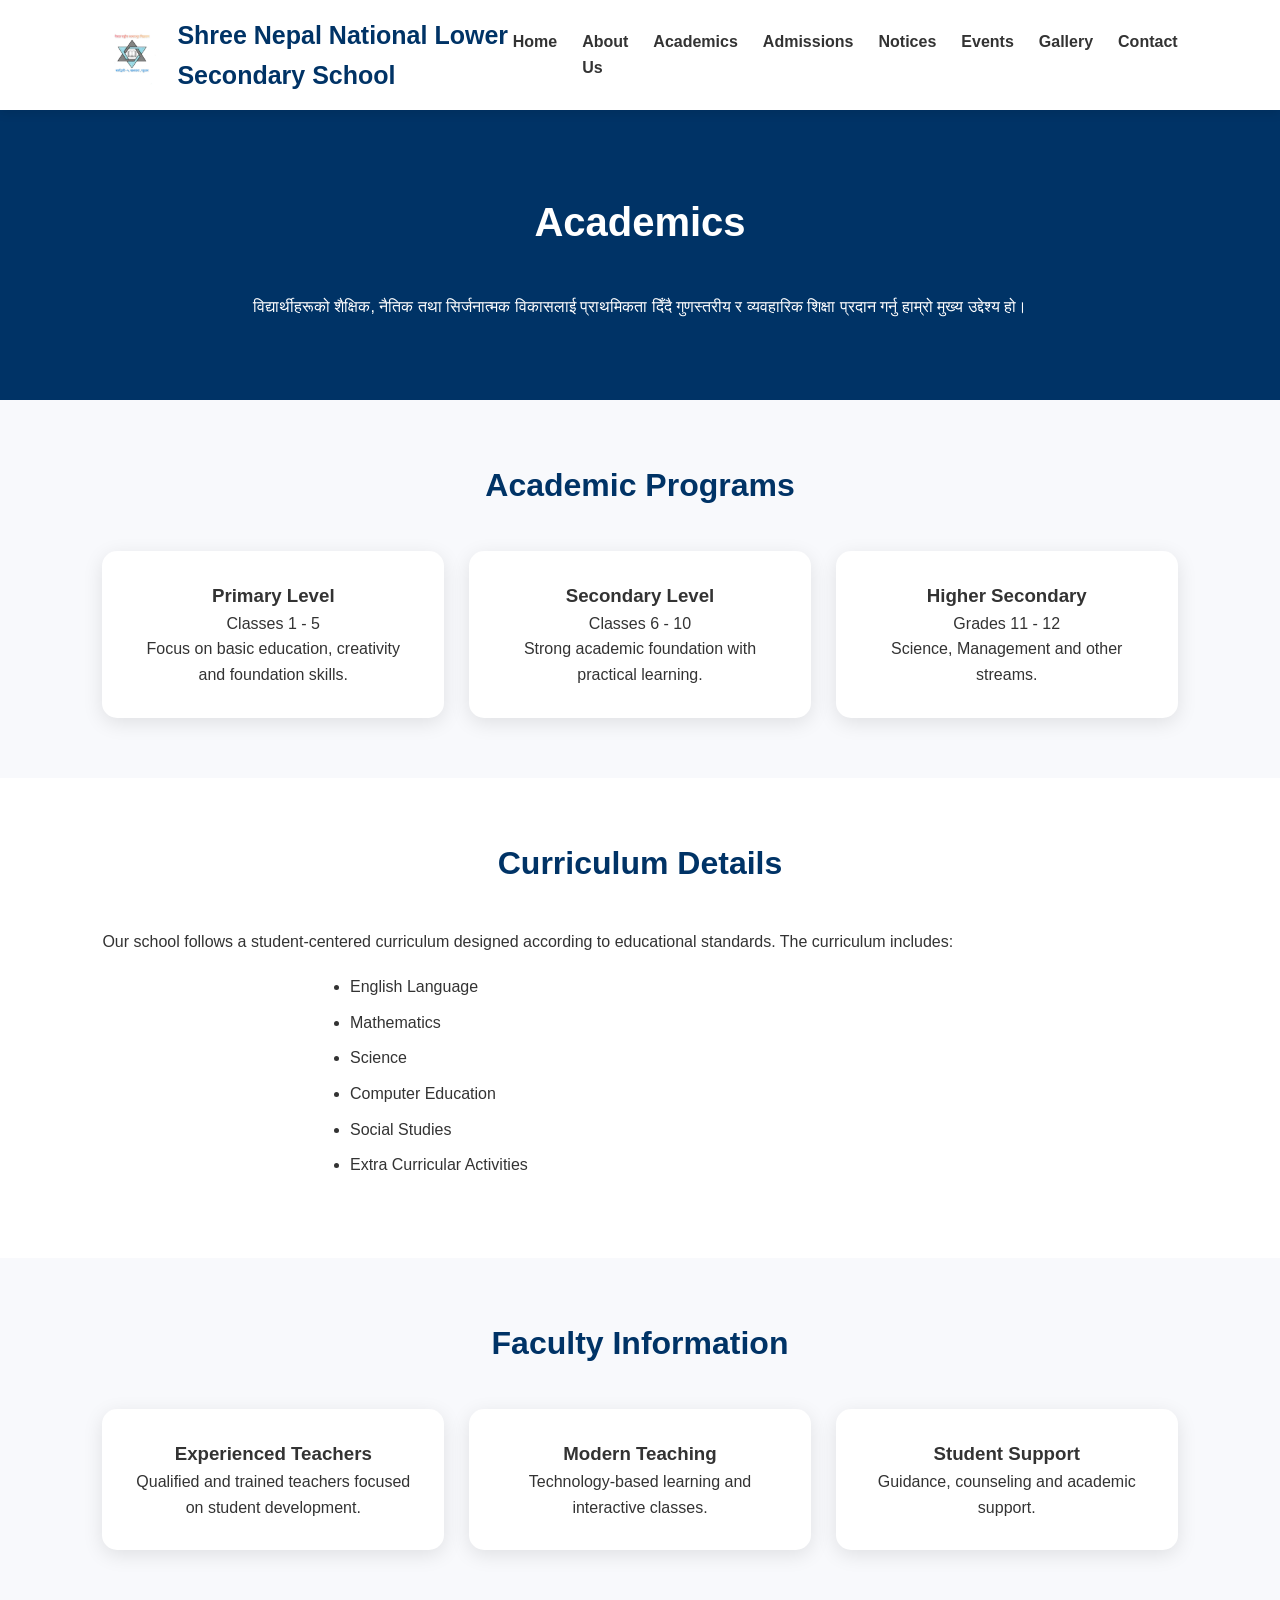
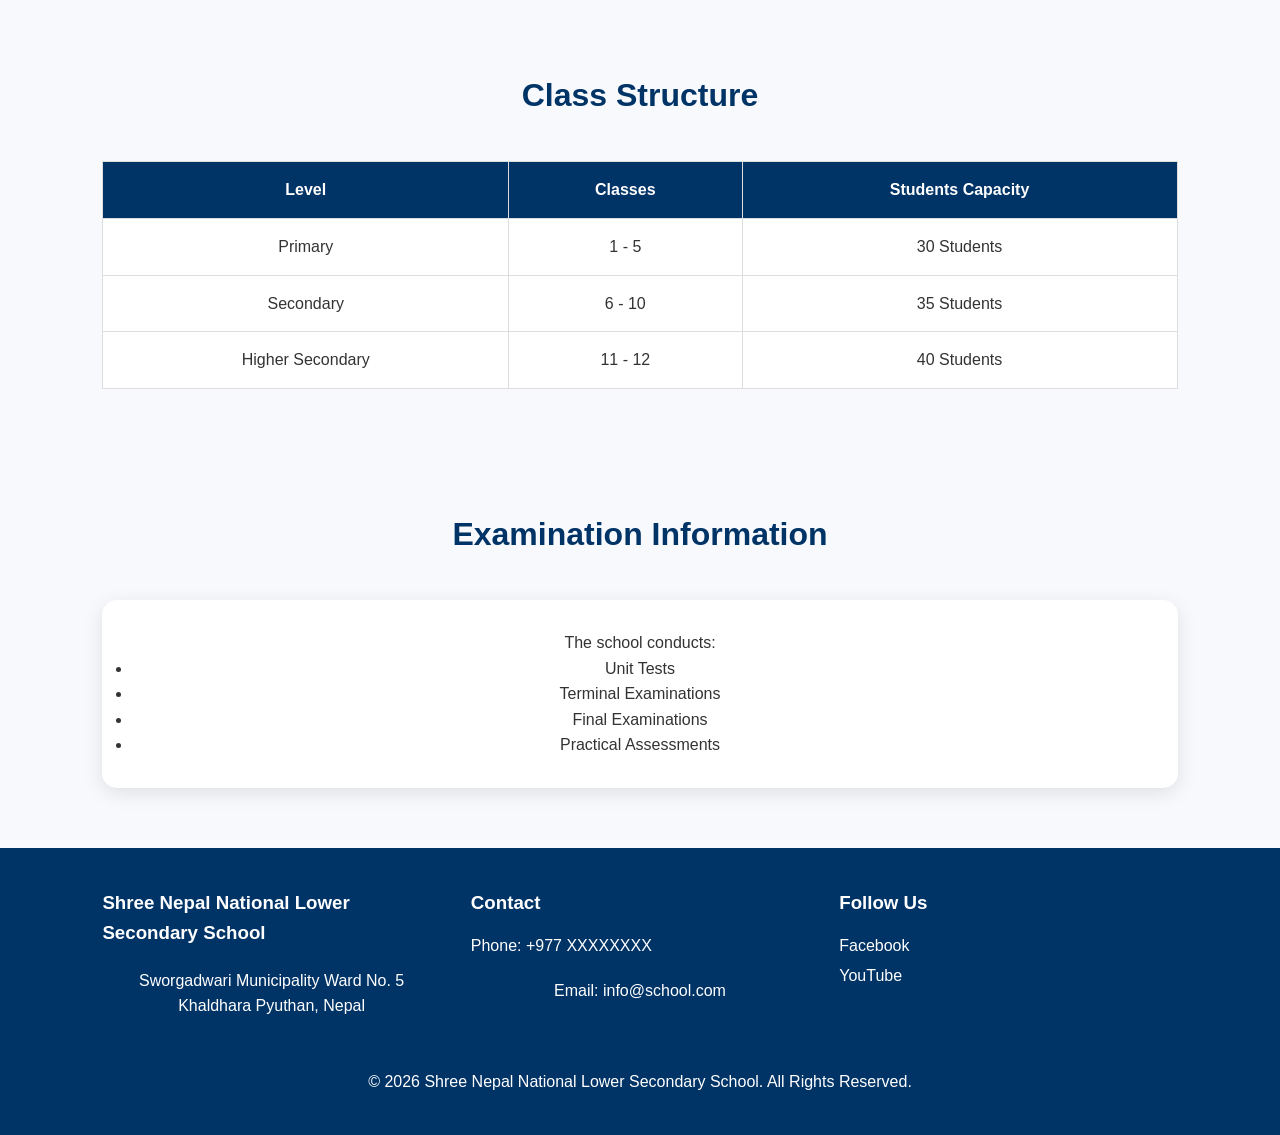
<file: school-website/academics.html>
<!DOCTYPE html>
<html lang="en">

<head>

    <meta charset="UTF-8">
    <meta name="viewport" content="width=device-width, initial-scale=1.0">

    <title>Academics | School Name</title>

    <link rel="stylesheet" href="assets/css/style.css">

</head>


<body>


<!-- Header -->

<header>

    <div class="logo">

        <img src="assets/images/School Logo.jpg" alt="School Logo">

        <h1>Shree Nepal National Lower Secondary School</h1>

    </div>


    <nav>

        <ul>

            <li><a href="index.html">Home</a></li>

            <li><a href="about.html">About Us</a></li>

            <li><a href="academics.html">Academics</a></li>

            <li><a href="admissions.html">Admissions</a></li>

            <li><a href="notices.html">Notices</a></li>

            <li><a href="events.html">Events</a></li>

            <li><a href="gallery.html">Gallery</a></li>

            <li><a href="contact.html">Contact</a></li>

        </ul>

    </nav>


</header>




<!-- Banner -->

<section class="page-banner">

    <h2>Academics</h2>

    <p>
       विद्यार्थीहरूको शैक्षिक, नैतिक तथा सिर्जनात्मक विकासलाई प्राथमिकता दिँदै गुणस्तरीय र व्यवहारिक शिक्षा प्रदान गर्नु हाम्रो मुख्य उद्देश्य हो।
    </p>

</section>





<!-- Academic Programs -->


<section>


<h2>Academic Programs</h2>



<div class="academic-grid">


<div class="academic-card">

<h3>Primary Level</h3>

<p>

Classes 1 - 5

<br>

Focus on basic education,
creativity and foundation skills.

</p>

</div>




<div class="academic-card">


<h3>Secondary Level</h3>


<p>

Classes 6 - 10

<br>

Strong academic foundation
with practical learning.

</p>


</div>




<div class="academic-card">


<h3>Higher Secondary</h3>


<p>

Grades 11 - 12

<br>

Science, Management and other streams.

</p>


</div>


</div>


</section>







<!-- Curriculum -->


<section class="curriculum">


<h2>Curriculum Details</h2>


<p>

Our school follows a student-centered curriculum
designed according to educational standards.

The curriculum includes:

</p>


<ul>

<li>English Language</li>

<li>Mathematics</li>

<li>Science</li>

<li>Computer Education</li>

<li>Social Studies</li>

<li>Extra Curricular Activities</li>

</ul>


</section>







<!-- Faculty -->


<section>


<h2>Faculty Information</h2>



<div class="faculty-grid">


<div class="academic-card">

<h3>Experienced Teachers</h3>

<p>

Qualified and trained teachers
focused on student development.

</p>

</div>




<div class="academic-card">

<h3>Modern Teaching</h3>

<p>

Technology-based learning
and interactive classes.

</p>

</div>



<div class="academic-card">

<h3>Student Support</h3>

<p>

Guidance, counseling and
academic support.

</p>

</div>


</div>


</section>







<!-- Class Structure -->


<section class="class-structure">


<h2>Class Structure</h2>


<table>


<tr>

<th>Level</th>

<th>Classes</th>

<th>Students Capacity</th>

</tr>



<tr>

<td>Primary</td>

<td>1 - 5</td>

<td>30 Students</td>

</tr>



<tr>

<td>Secondary</td>

<td>6 - 10</td>

<td>35 Students</td>

</tr>



<tr>

<td>Higher Secondary</td>

<td>11 - 12</td>

<td>40 Students</td>

</tr>


</table>


</section>








<!-- Examination -->


<section>


<h2>Examination Information</h2>


<div class="academic-card">


<p>

The school conducts:

</p>


<ul>

<li>Unit Tests</li>

<li>Terminal Examinations</li>

<li>Final Examinations</li>

<li>Practical Assessments</li>

</ul>


</div>


</section>






<!-- Footer -->


<footer>


<div>

<h3>Shree Nepal National Lower Secondary School</h3>

<p>Sworgadwari Municipality Ward No. 5 Khaldhara Pyuthan, Nepal</p>

</div>


<div>

<h3>Contact</h3>

<p>Phone: +977 XXXXXXXX</p>

<p>Email: info@school.com</p>

</div>


<div>

<h3>Follow Us</h3>

<a href="https://www.facebook.com/share/17QZiapYKi/?mibextid=wwXIfr">Facebook</a>

<a href="#">YouTube</a>

</div>


<p>
© 2026 Shree Nepal National Lower Secondary School. All Rights Reserved.
</p>


</footer>



</body>

</html>
</file>
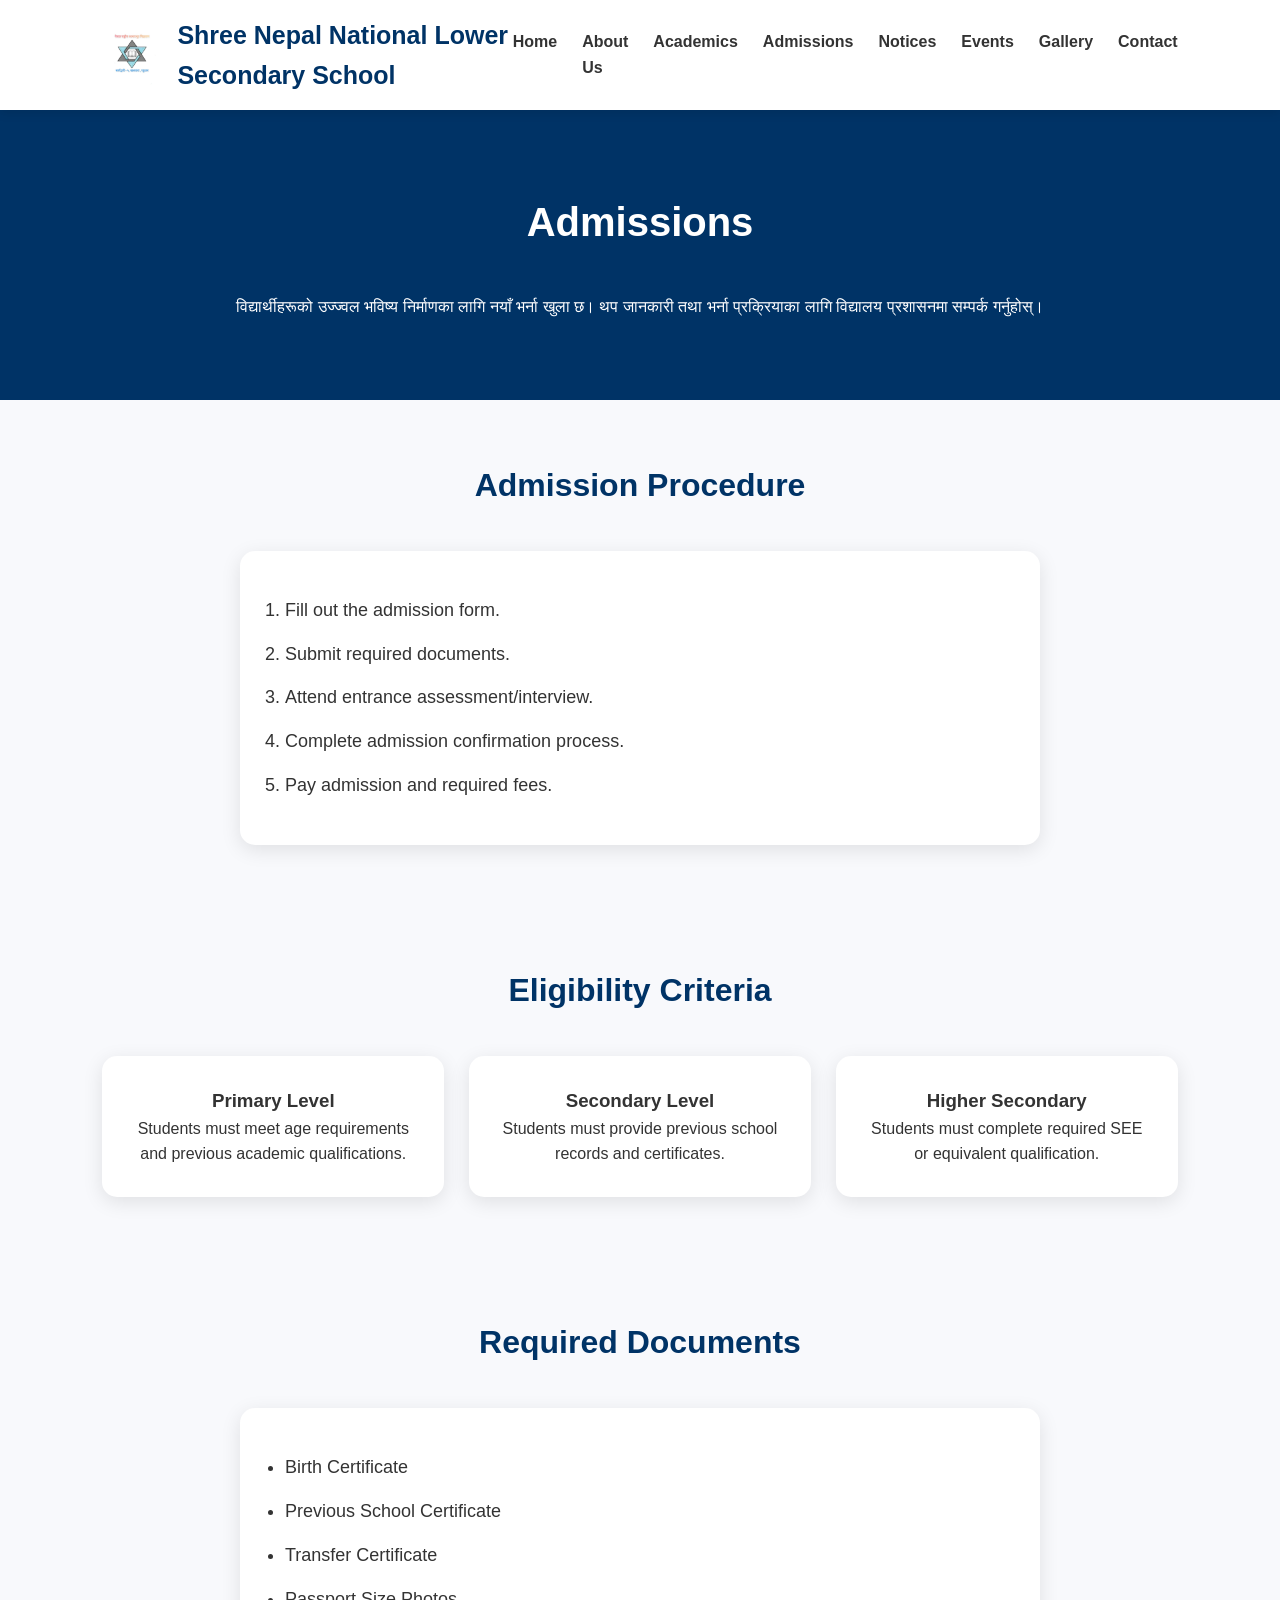
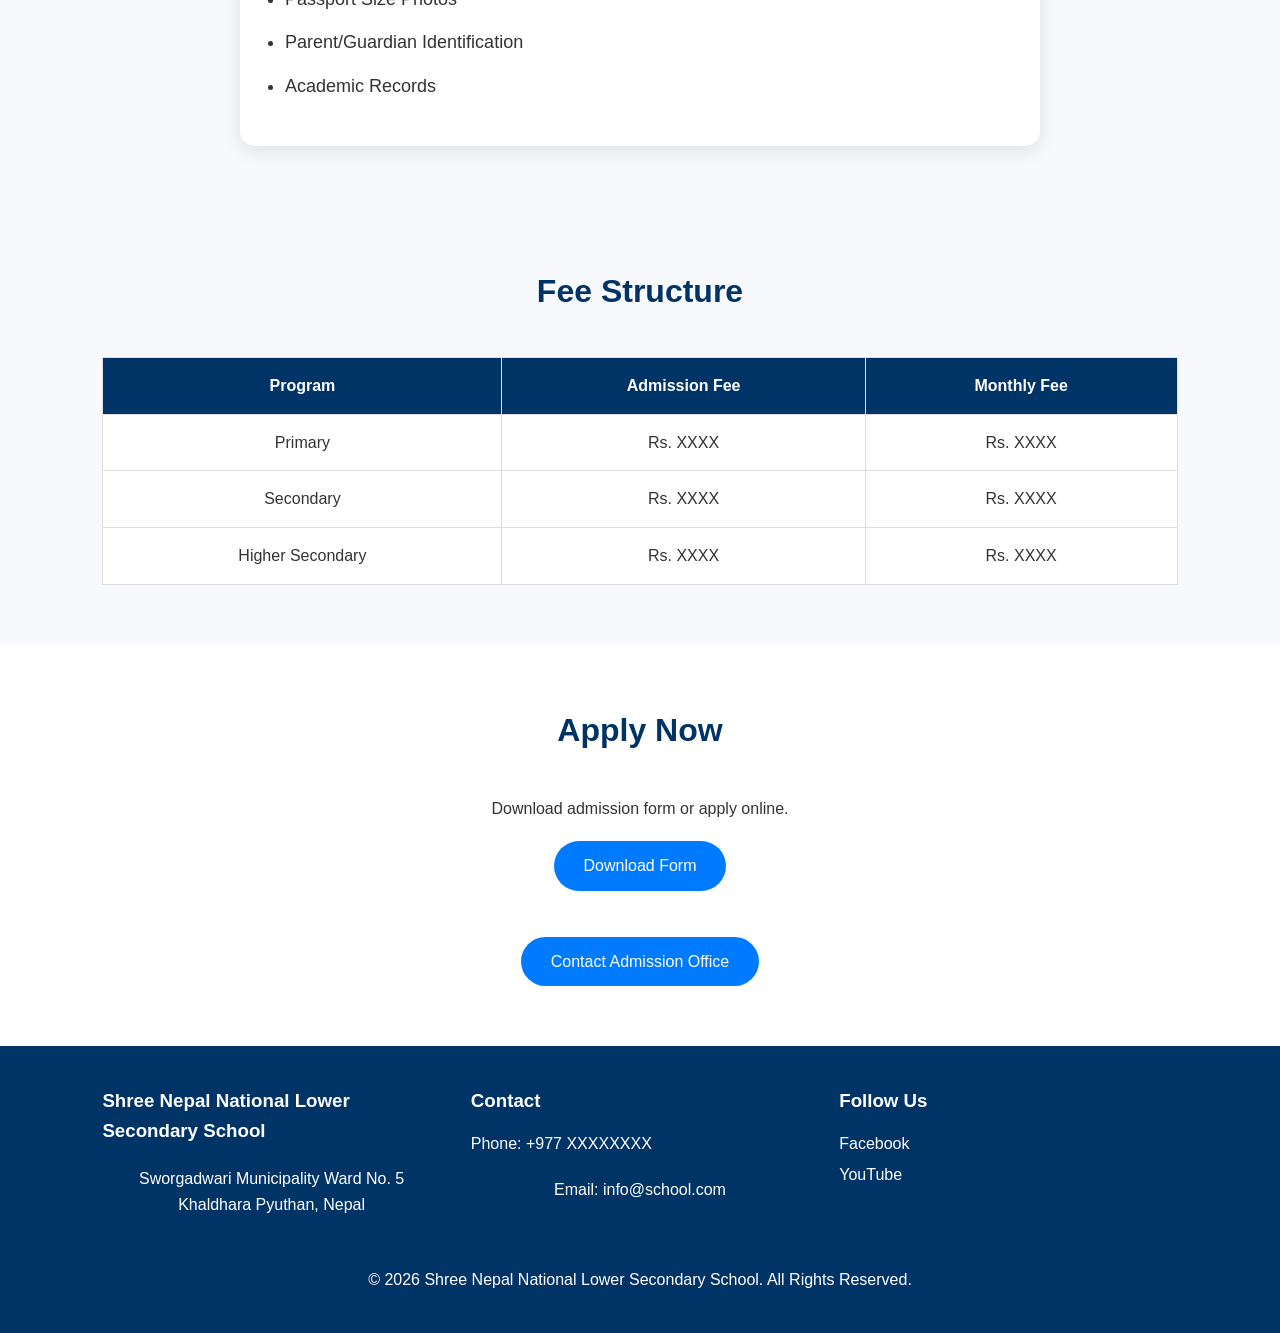
<file: school-website/admissions.html>
<!DOCTYPE html>
<html lang="en">

<head>

<meta charset="UTF-8">
<meta name="viewport" content="width=device-width, initial-scale=1.0">

<title>Admissions | School Name</title>

<link rel="stylesheet" href="assets/css/style.css">

</head>


<body>


<!-- Header -->

<header>

<div class="logo">

<img src="assets/images/School Logo.jpg" alt="School Logo">

<h1>Shree Nepal National Lower Secondary School</h1>

</div>
<nav>
<ul>

<li><a href="index.html">Home</a></li>

<li><a href="about.html">About Us</a></li>

<li><a href="academics.html">Academics</a></li>

<li><a href="admissions.html">Admissions</a></li>

<li><a href="notices.html">Notices</a></li>

<li><a href="events.html">Events</a></li>

<li><a href="gallery.html">Gallery</a></li>

<li><a href="contact.html">Contact</a></li>

</ul>
</nav>

</header>





<!-- Banner -->

<section class="page-banner">

<h2>Admissions</h2>

<p>
विद्यार्थीहरूको उज्ज्वल भविष्य निर्माणका लागि नयाँ भर्ना खुला छ। थप जानकारी तथा भर्ना प्रक्रियाका लागि विद्यालय प्रशासनमा सम्पर्क गर्नुहोस्।
</p>

</section>







<!-- Admission Procedure -->

<section>


<h2>Admission Procedure</h2>



<div class="admission-card">


<ol>

<li>
Fill out the admission form.
</li>


<li>
Submit required documents.
</li>


<li>
Attend entrance assessment/interview.
</li>


<li>
Complete admission confirmation process.
</li>


<li>
Pay admission and required fees.
</li>


</ol>


</div>


</section>








<!-- Eligibility -->

<section class="eligibility">


<h2>Eligibility Criteria</h2>


<div class="academic-grid">


<div class="academic-card">

<h3>Primary Level</h3>

<p>

Students must meet age requirements
and previous academic qualifications.

</p>

</div>




<div class="academic-card">

<h3>Secondary Level</h3>

<p>

Students must provide previous
school records and certificates.

</p>

</div>




<div class="academic-card">

<h3>Higher Secondary</h3>

<p>

Students must complete required
SEE or equivalent qualification.

</p>

</div>


</div>


</section>








<!-- Required Documents -->


<section>


<h2>Required Documents</h2>


<div class="document-list">


<ul>

<li>Birth Certificate</li>

<li>Previous School Certificate</li>

<li>Transfer Certificate</li>

<li>Passport Size Photos</li>

<li>Parent/Guardian Identification</li>

<li>Academic Records</li>

</ul>


</div>


</section>







<!-- Fee Structure -->


<section class="fee">


<h2>Fee Structure</h2>



<table>


<tr>

<th>Program</th>

<th>Admission Fee</th>

<th>Monthly Fee</th>

</tr>



<tr>

<td>Primary</td>

<td>Rs. XXXX</td>

<td>Rs. XXXX</td>

</tr>




<tr>

<td>Secondary</td>

<td>Rs. XXXX</td>

<td>Rs. XXXX</td>

</tr>




<tr>

<td>Higher Secondary</td>

<td>Rs. XXXX</td>

<td>Rs. XXXX</td>

</tr>



</table>


</section>







<!-- Online Admission -->


<section class="online-admission">


<h2>Apply Now</h2>


<p>

Download admission form or apply online.

</p>


<a href="assets/files/admission-form.pdf" 
class="apply-btn">

Download Form

</a>


<br><br>


<a href="contact.html"
class="apply-btn">

Contact Admission Office

</a>



</section>







<!-- Footer -->


<footer>


<div>

<h3>Shree Nepal National Lower Secondary School</h3>

<p>Sworgadwari Municipality Ward No. 5 Khaldhara Pyuthan, Nepal</p>

</div>



<div>

<h3>Contact</h3>

<p>Phone: +977 XXXXXXXX</p>

<p>Email: info@school.com</p>

</div>



<div>

<h3>Follow Us</h3>

<a href="https://www.facebook.com/share/17QZiapYKi/?mibextid=wwXIfr">Facebook</a>

<a href="#">YouTube</a>

</div>



<p>

© 2026 Shree Nepal National Lower Secondary School. All Rights Reserved.

</p>


</footer>



</body>

</html>
</file>
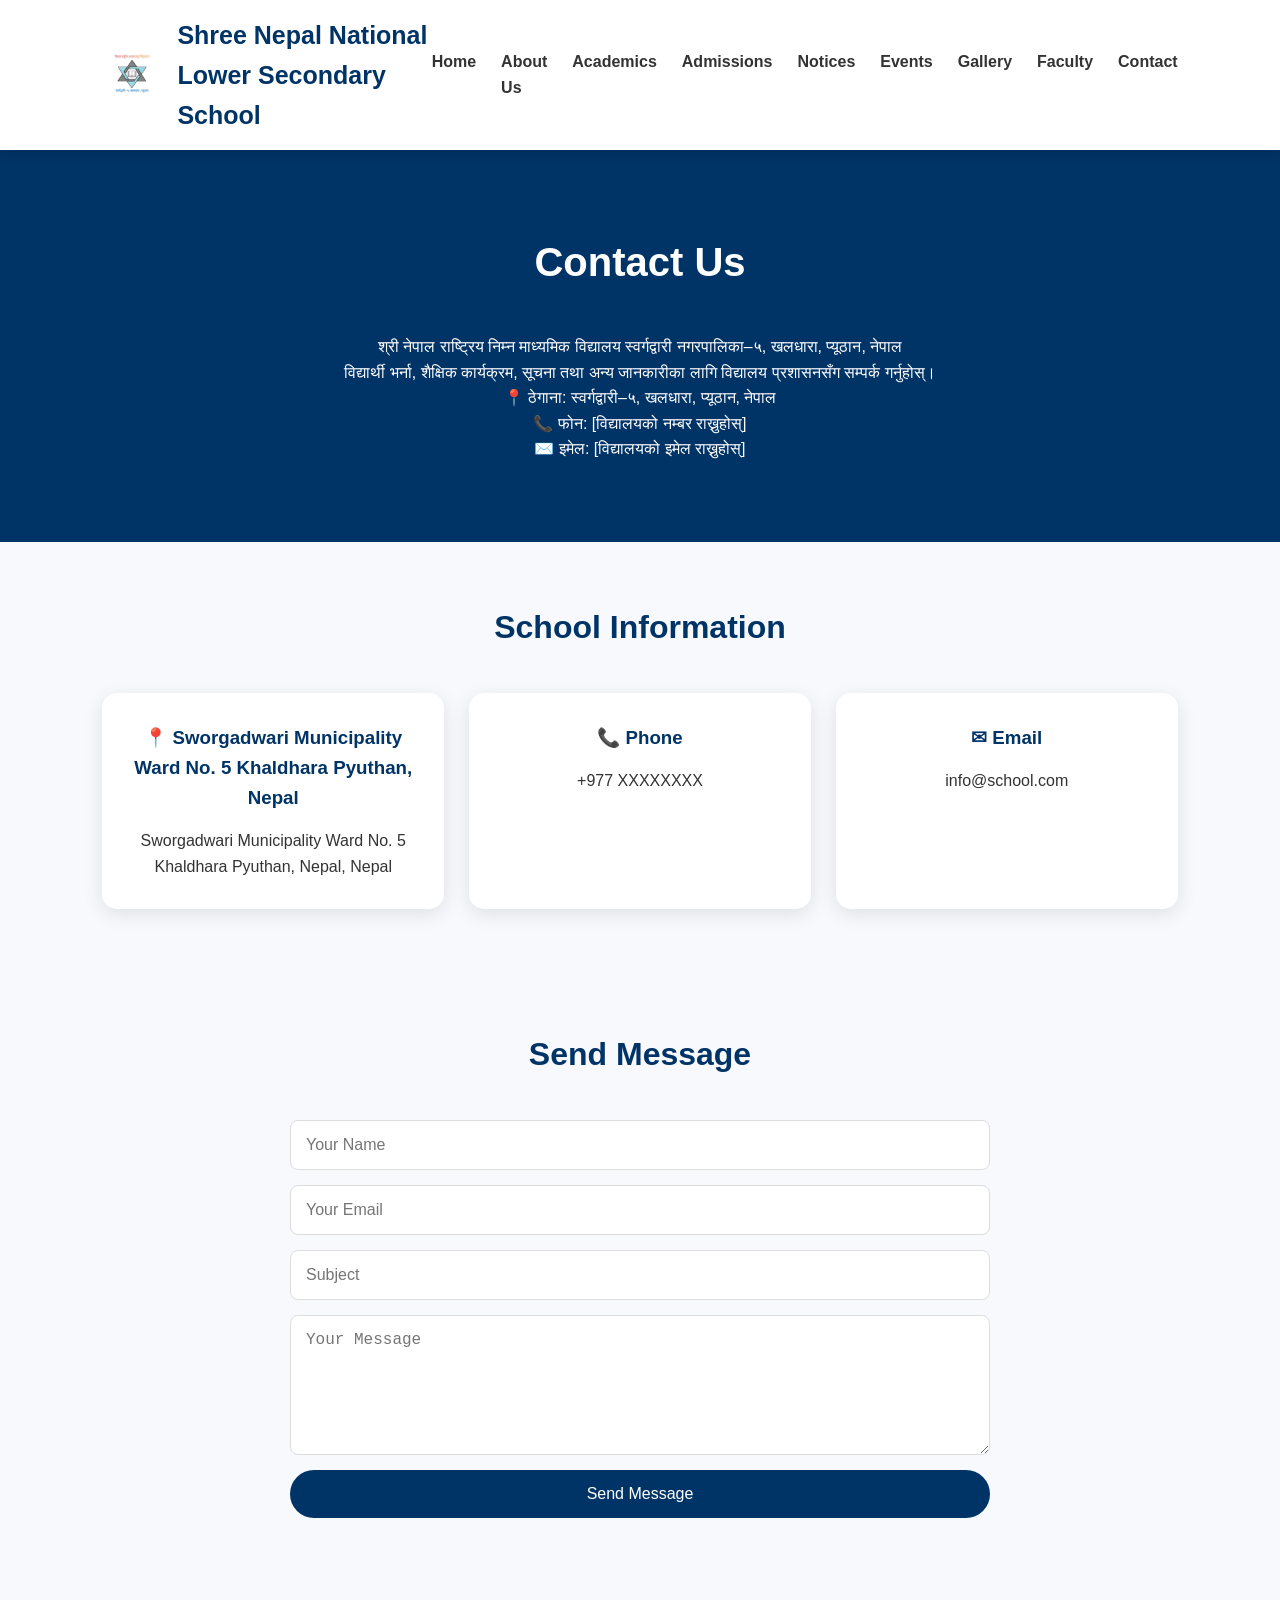
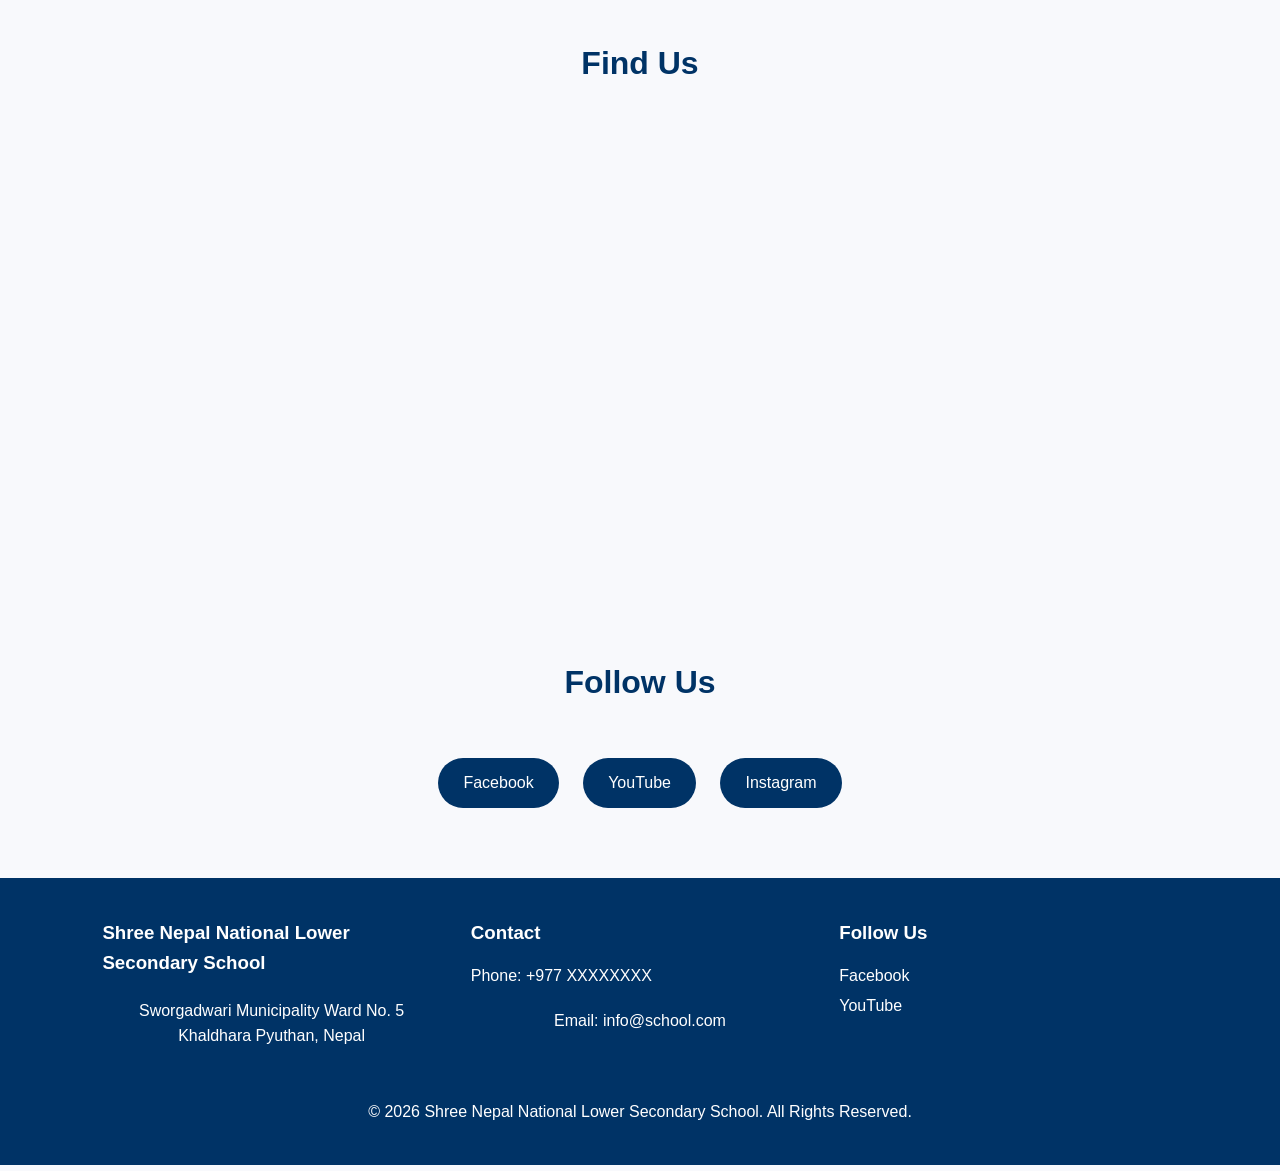
<file: school-website/contact.html>
<!DOCTYPE html>
<html lang="en">

<head>

<meta charset="UTF-8">
<meta name="viewport" content="width=device-width, initial-scale=1.0">

<title>Contact Us | School Name</title>

<link rel="stylesheet" href="assets/css/style.css">

</head>


<body>


<!-- Header -->


<header>


<div class="logo">

<img src="assets/images/School Logo.jpg" alt="School Logo">

<h1>Shree Nepal National Lower Secondary School</h1>

</div>



<nav>

<ul>

<li><a href="index.html">Home</a></li>

<li><a href="about.html">About Us</a></li>

<li><a href="academics.html">Academics</a></li>

<li><a href="admissions.html">Admissions</a></li>

<li><a href="notices.html">Notices</a></li>

<li><a href="events.html">Events</a></li>

<li><a href="gallery.html">Gallery</a></li>

<li><a href="faculty.html">Faculty</a></li>

<li><a href="contact.html">Contact</a></li>

</ul>

</nav>


</header>








<!-- Banner -->


<section class="page-banner">


<h2>
Contact Us
</h2>


<p>
श्री नेपाल राष्ट्रिय निम्न माध्यमिक विद्यालय
स्वर्गद्वारी नगरपालिका–५, खलधारा, प्यूठान, नेपाल
<br>

विद्यार्थी भर्ना, शैक्षिक कार्यक्रम, सूचना तथा अन्य जानकारीका लागि विद्यालय प्रशासनसँग सम्पर्क गर्नुहोस्।
<br>

📍 ठेगाना: स्वर्गद्वारी–५, खलधारा, प्यूठान, नेपाल<br>
📞 फोन: [विद्यालयको नम्बर राख्नुहोस्]<br>
✉️ इमेल: [विद्यालयको इमेल राख्नुहोस्]
</p>


</section>








<!-- Contact Information -->


<section>


<h2>
School Information
</h2>



<div class="contact-grid">



<div class="contact-card">


<h3>
📍 Sworgadwari Municipality Ward No. 5 Khaldhara Pyuthan, Nepal
</h3>


<p>

Sworgadwari Municipality Ward No. 5 Khaldhara Pyuthan, Nepal, Nepal

</p>


</div>





<div class="contact-card">


<h3>
📞 Phone
</h3>


<p>

+977 XXXXXXXX

</p>


</div>





<div class="contact-card">


<h3>
✉ Email
</h3>


<p>

info@school.com

</p>


</div>



</div>



</section>








<!-- Contact Form -->


<section class="contact-form">


<h2>
Send Message
</h2>




<form>


<input type="text"
placeholder="Your Name"
required>



<input type="email"
placeholder="Your Email"
required>




<input type="text"
placeholder="Subject"
required>




<textarea 
placeholder="Your Message"
rows="6">
</textarea>




<button type="submit">

Send Message

</button>



</form>



</section>








<!-- Google Map -->


<section>


<h2>
Find Us
</h2>



<div class="map">


<iframe

src="https://www.google.com/maps?q=Kathmandu,Nepal&output=embed"

width="100%"

height="400"

style="border:0;"

allowfullscreen=""

loading="lazy">

</iframe>


</div>



</section>








<!-- Social Media -->


<section class="social">


<h2>
Follow Us
</h2>


<a href="https://www.facebook.com/share/17QZiapYKi/?mibextid=wwXIfr">
Facebook
</a>


<a href="https://www.youtube.com/@shreenepalnationallowersecondaryschool">
YouTube
</a>


<a href="#">
Instagram
</a>



</section>







<!-- Footer -->


<footer>


<div>

<h3>Shree Nepal National Lower Secondary School</h3>

<p>Sworgadwari Municipality Ward No. 5 Khaldhara Pyuthan, Nepal</p>

</div>



<div>

<h3>Contact</h3>

<p>Phone: +977 XXXXXXXX</p>

<p>Email: info@school.com</p>

</div>



<div>

<h3>Follow Us</h3>

<a href="https://www.facebook.com/share/17QZiapYKi/?mibextid=wwXIfr">Facebook</a>

<a href="https://www.youtube.com/@shreenepalnationallowersecondaryschool">YouTube</a>

</div>



<p>

© 2026 Shree Nepal National Lower Secondary School. All Rights Reserved.

</p>


</footer>



</body>

</html>
</file>
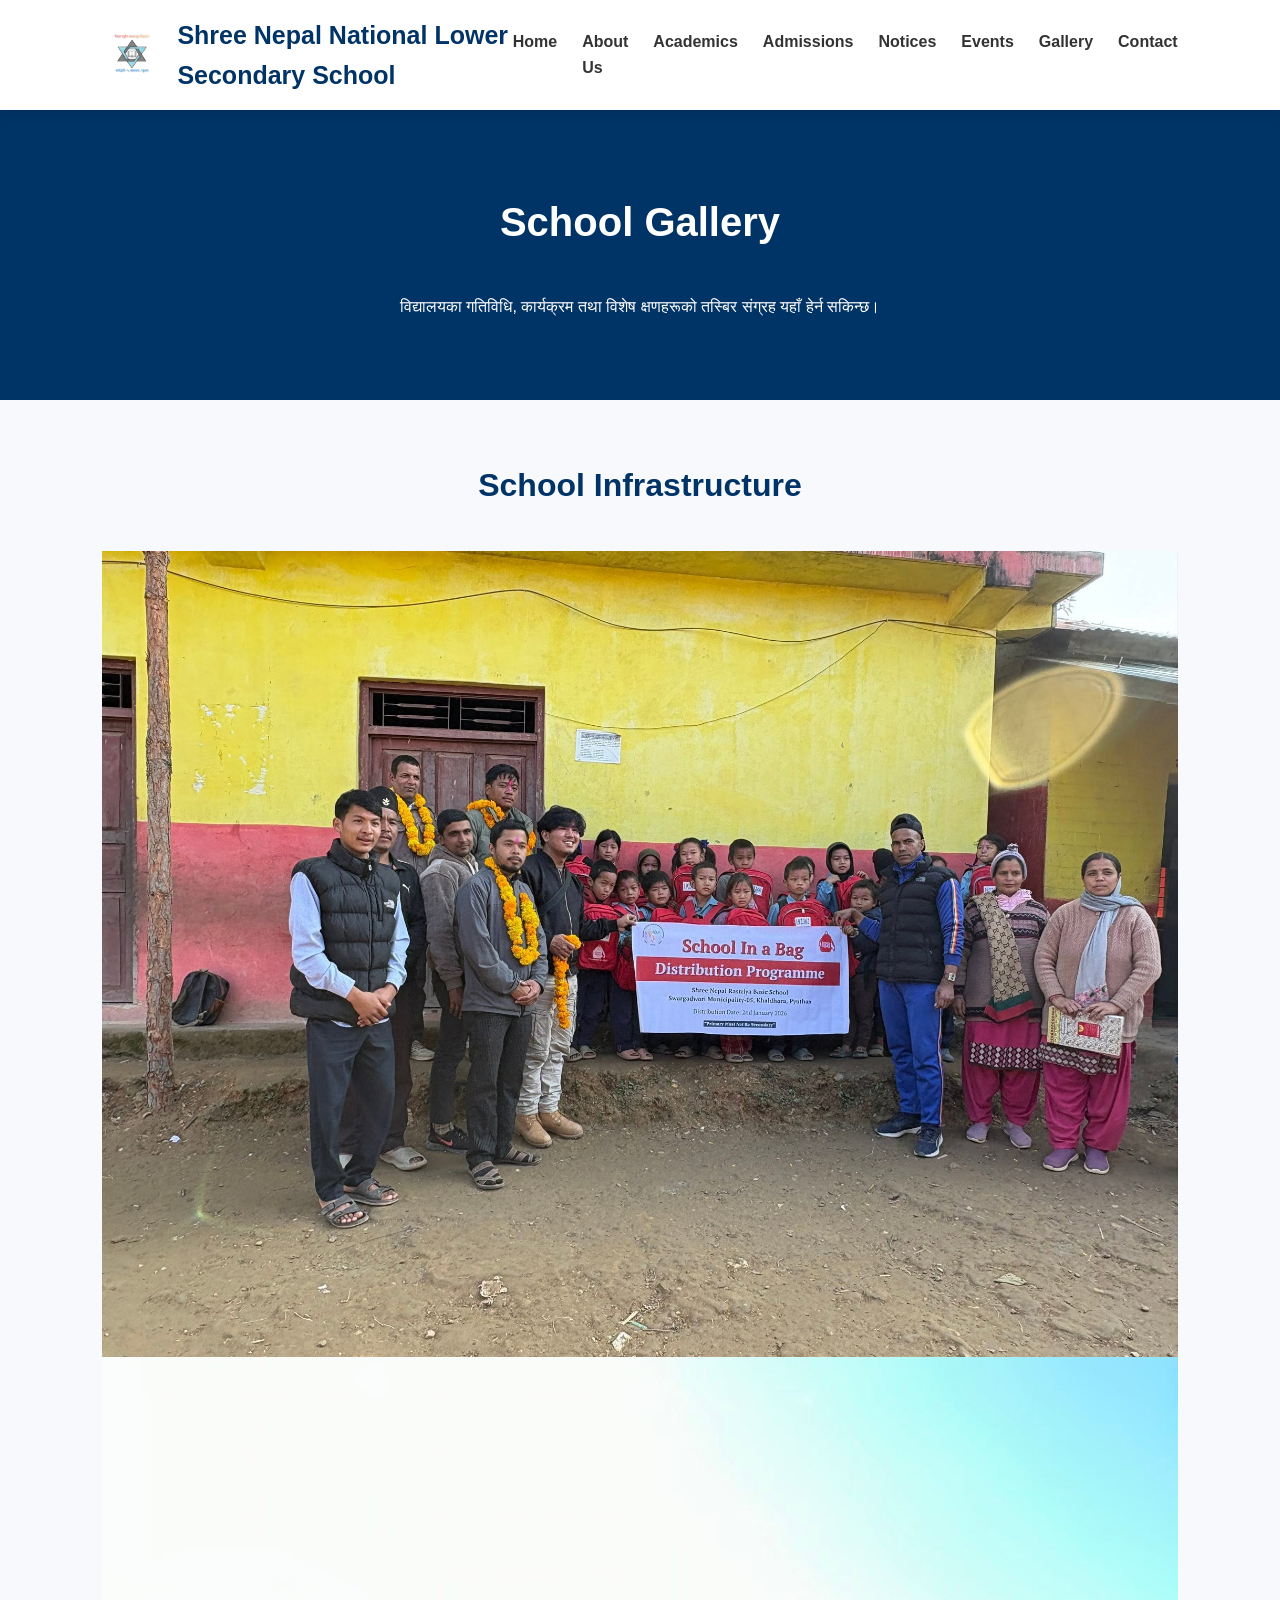
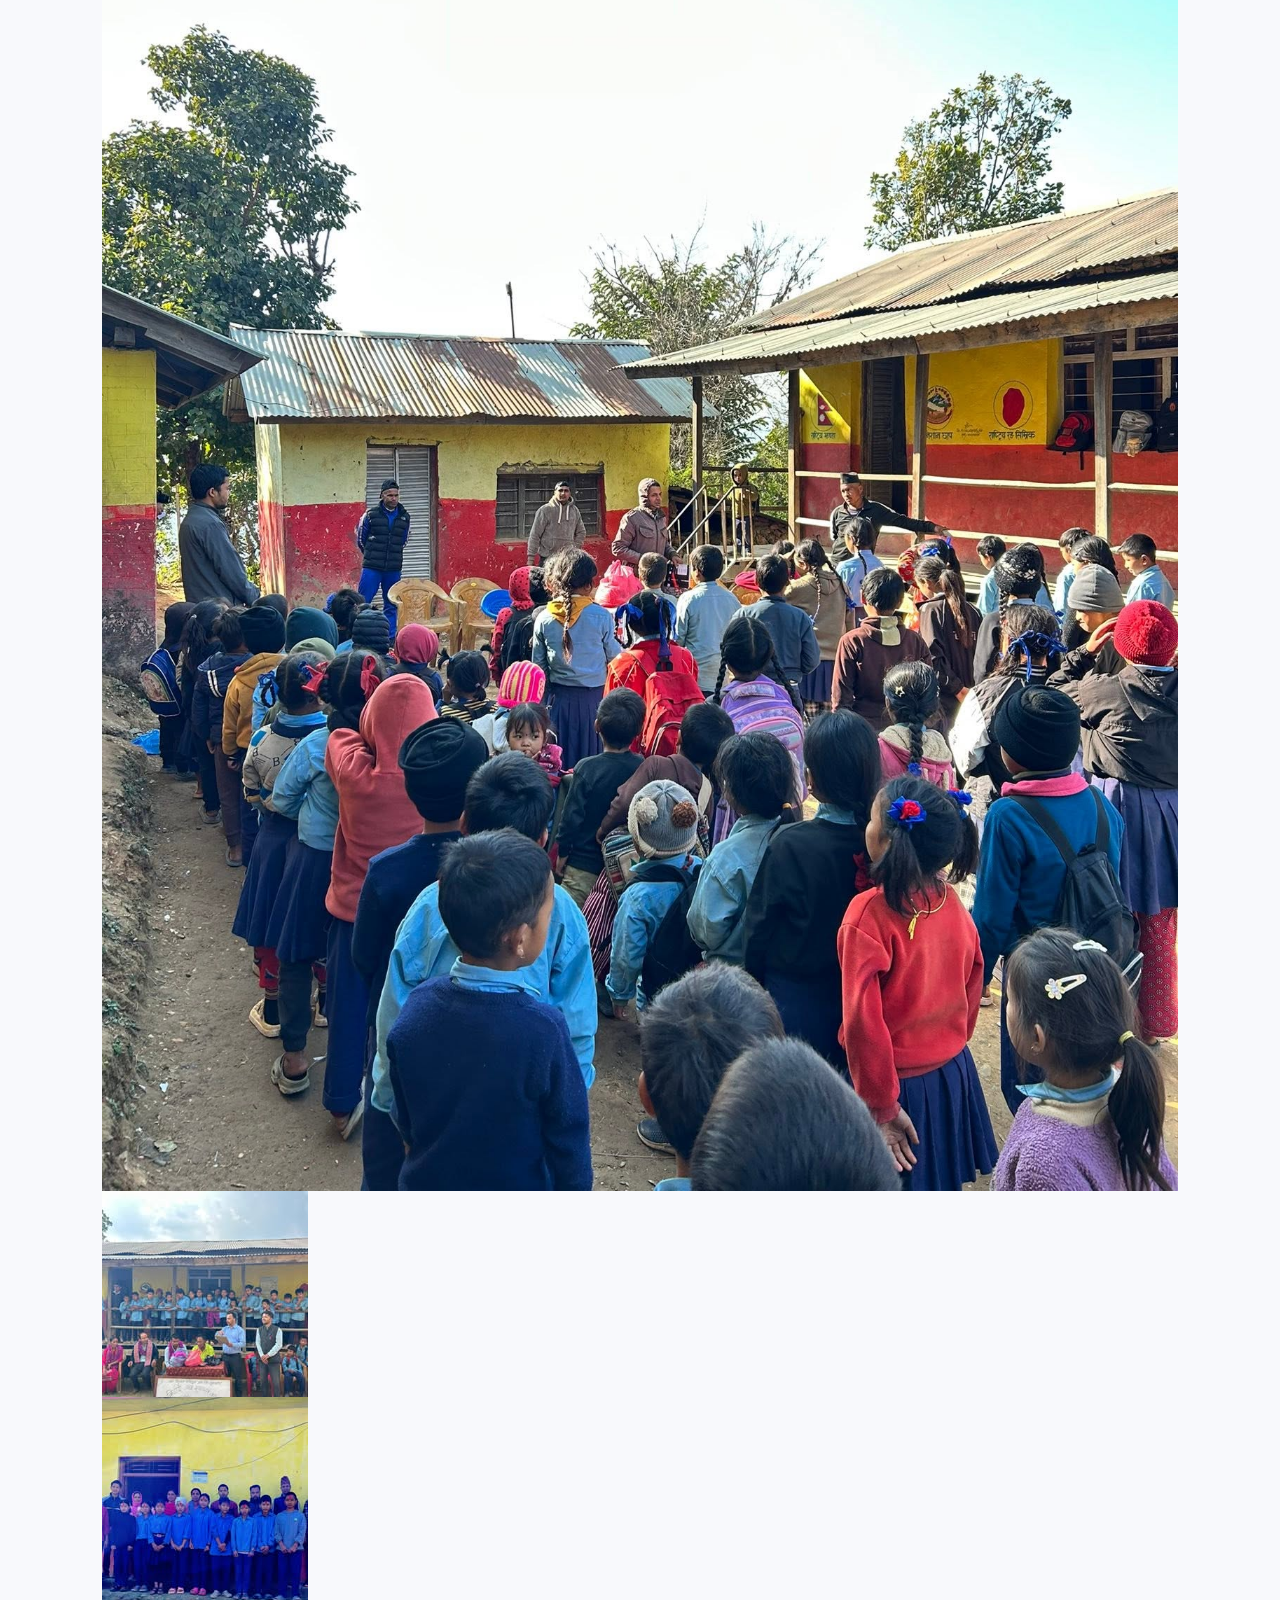
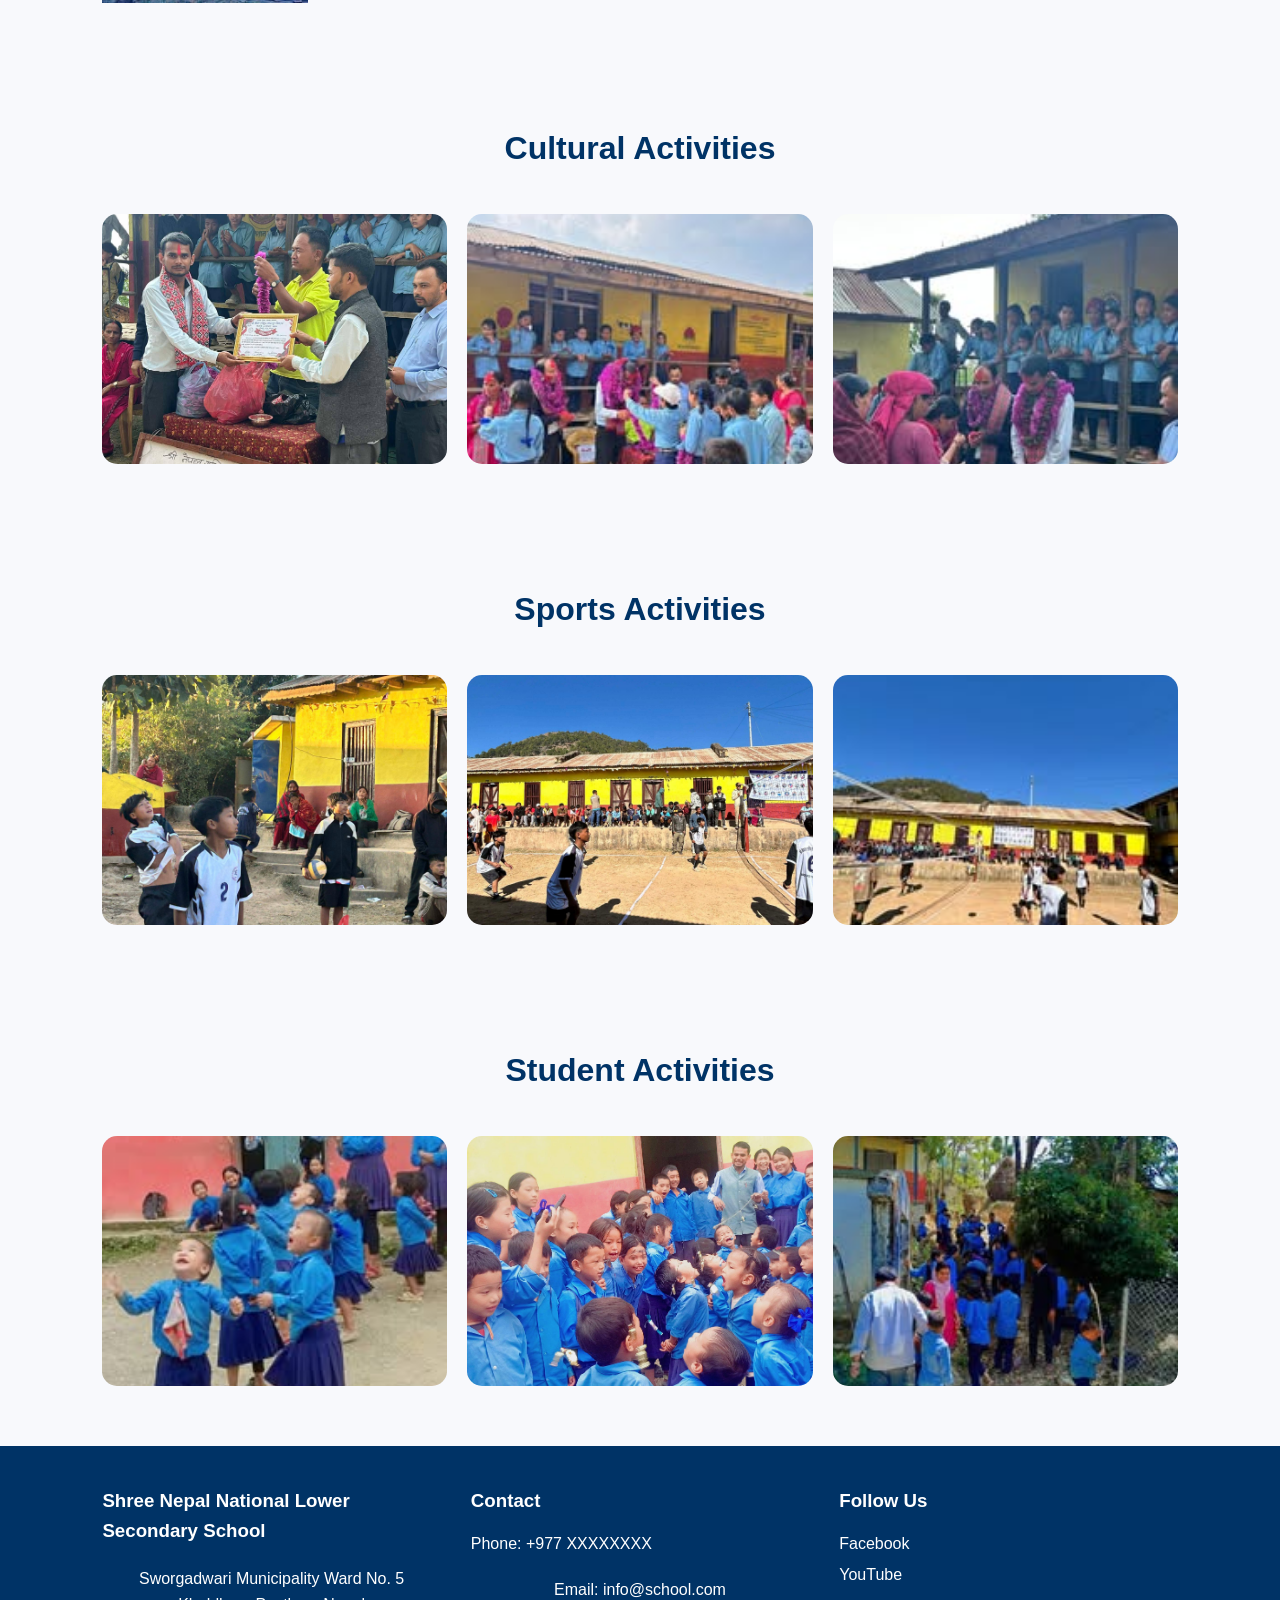
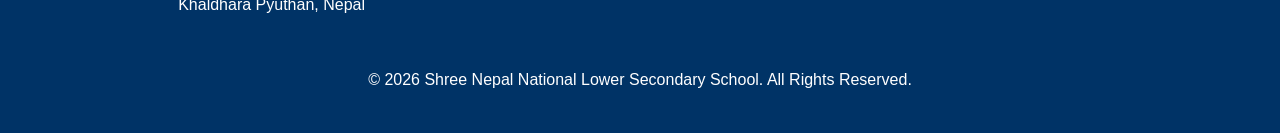
<file: school-website/gallery.html>
<!DOCTYPE html>
<html lang="en">

<head>

<meta charset="UTF-8">
<meta name="viewport" content="width=device-width, initial-scale=1.0">

<title>Gallery | Shree Nepal National Lower Secondary School</title>

<link rel="stylesheet" href="assets/css/style.css">

</head>


<body>


<!-- Header -->

<header>


<div class="logo">

<img src="assets/images/School Logo.jpg" alt="School Logo">

<h1>Shree Nepal National Lower Secondary School </h1>

</div>
<nav>
<ul>

<li><a href="index.html">Home</a></li>

<li><a href="about.html">About Us</a></li>

<li><a href="academics.html">Academics</a></li>

<li><a href="admissions.html">Admissions</a></li>

<li><a href="notices.html">Notices</a></li>

<li><a href="events.html">Events</a></li>

<li><a href="gallery.html">Gallery</a></li>

<li><a href="contact.html">Contact</a></li>

</ul>

</nav>


</header>







<!-- Banner -->

<section class="page-banner">


<h2>
School Gallery
</h2>


<p>
विद्यालयका गतिविधि, कार्यक्रम तथा विशेष क्षणहरूको तस्बिर संग्रह यहाँ हेर्न सकिन्छ।
</p>


</section>








<!-- Infrastructure Gallery -->


<section>


<h2>
School Infrastructure
</h2>



<div class="gallery-grid"
id="galleryContainer">


</div>


<img src="assets/images/image.jpg"
alt="School Building">


<img src="assets/images/image1.jpg"
alt="Classroom">


<img src="assets/images/image2.jpg"
alt="Library">


<img src="assets/images/image3.jpg"
alt="Laboratory">


</div>


</section>









<!-- Cultural Activities -->


<section class="gallery-section">


<h2>
Cultural Activities
</h2>



<div class="gallery-grid">


<img src="assets/images/culture.jpg"
alt="Cultural Program">


<img src="assets/images/culture1.jpg"
alt="Cultural Program">


<img src="assets/images/culture2.jpg"
alt="Cultural Program">


</div>



</section>









<!-- Sports Activities -->


<section>


<h2>
Sports Activities
</h2>



<div class="gallery-grid">


<img src="assets/images/volleyball.jpg"
alt="Sports">


<img src="assets/images/volleyball1.jpg"
alt="Sports">


<img src="assets/images/volleyball2.jpg"
alt="Sports">


</div>


</section>









<!-- Student Activities -->


<section class="gallery-section">


<h2>
Student Activities
</h2>



<div class="gallery-grid">


<img src="assets/images/student.jpg"
alt="Student Activity">


<img src="assets/images/student1.jpg"
alt="Student Activity">


<img src="assets/images/student2.jpg"
alt="Student Activity">


</div>



</section>







<!-- Footer -->


<footer>


<div>

<h3>Shree Nepal National Lower Secondary School</h3>

<p>Sworgadwari Municipality Ward No. 5 Khaldhara Pyuthan, Nepal</p>

</div>



<div>

<h3>Contact</h3>

<p>Phone: +977 XXXXXXXX</p>

<p>Email: info@school.com</p>

</div>



<div>

<h3>Follow Us</h3>

<a href="https://www.facebook.com/share/17QZiapYKi/?mibextid=wwXIfr">Facebook</a>

<a href="https://www.youtube.com/@shreenepalnationallowersecondaryschool">YouTube</a>

</div>



<p>

© 2026 Shree Nepal National Lower Secondary School. All Rights Reserved.

</p>


</footer>

<script src="assets/js/script.js"></script>

</body>

</html>
</file>
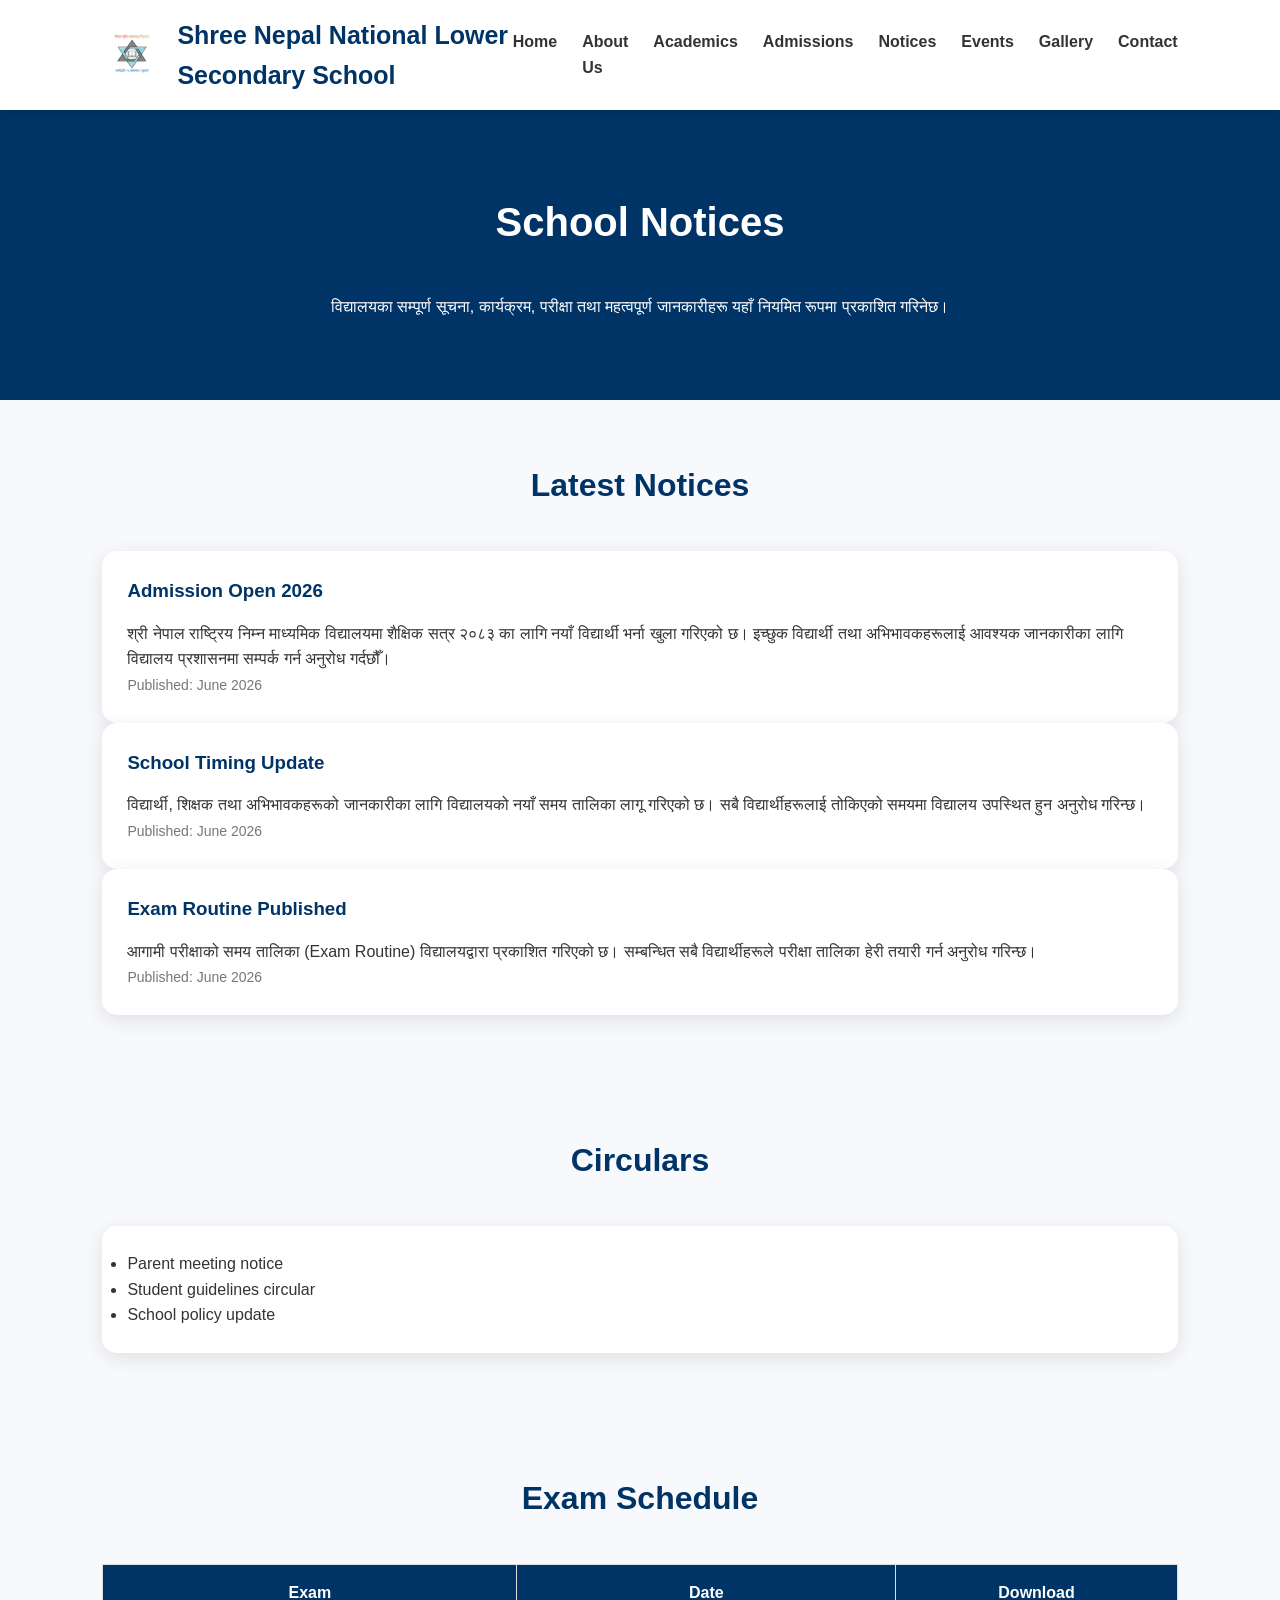
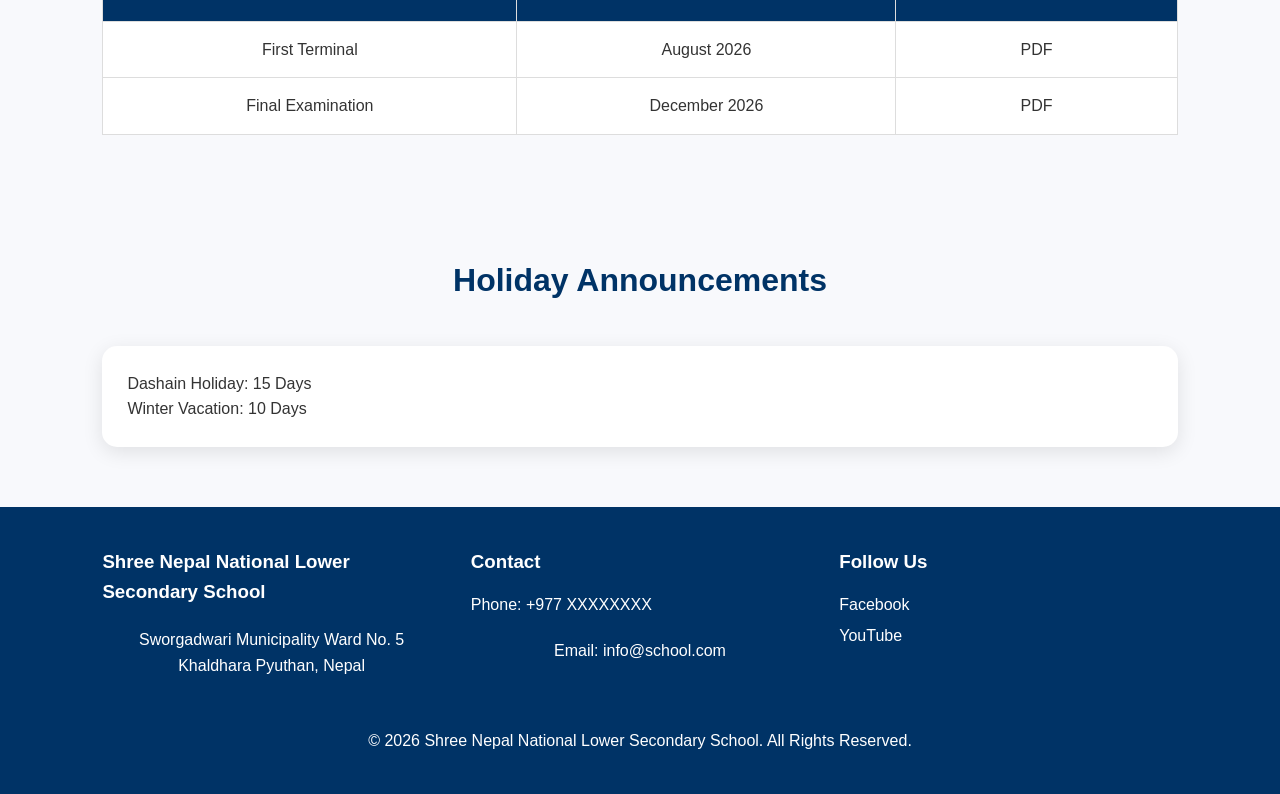
<file: school-website/notices.html>
<!DOCTYPE html>
<html lang="en">

<head>

<meta charset="UTF-8">
<meta name="viewport" content="width=device-width, initial-scale=1.0">

<title>Notices | Shree Nepal National Lower Secondary School</title>

<link rel="stylesheet" href="assets/css/style.css">

</head>


<body>


<!-- Header -->

<header>

<div class="logo">

<img src="assets/images/School Logo.jpg" alt="School Logo">

<h1>Shree Nepal National Lower Secondary School</h1>

</div>



<nav>

<ul>

<li><a href="index.html">Home</a></li>

<li><a href="about.html">About Us</a></li>

<li><a href="academics.html">Academics</a></li>

<li><a href="admissions.html">Admissions</a></li>

<li><a href="notices.html">Notices</a></li>

<li><a href="events.html">Events</a></li>

<li><a href="gallery.html">Gallery</a></li>

<li><a href="contact.html">Contact</a></li>

</ul>

</nav>


</header>






<!-- Banner -->

<section class="page-banner">

<h2>School Notices</h2>

<p>
विद्यालयका सम्पूर्ण सूचना, कार्यक्रम, परीक्षा तथा महत्वपूर्ण जानकारीहरू यहाँ नियमित रूपमा प्रकाशित गरिनेछ।
</p>

</section>







<!-- Latest Notices -->


<section>


<h2>Latest Notices</h2>



<div class="notice-grid" id="publicNotices">

</div>

<div class="notice-card">


<h3>
Admission Open 2026
</h3>


<p>
श्री नेपाल राष्ट्रिय निम्न माध्यमिक विद्यालयमा शैक्षिक सत्र २०८३ का लागि नयाँ विद्यार्थी भर्ना खुला गरिएको छ। इच्छुक विद्यार्थी तथा अभिभावकहरूलाई आवश्यक जानकारीका लागि विद्यालय प्रशासनमा सम्पर्क गर्न अनुरोध गर्दछौँ।

</p>


<span>
Published: June 2026
</span>


</div>





<div class="notice-card">


<h3>
School Timing Update
</h3>


<p>

विद्यार्थी, शिक्षक तथा अभिभावकहरूको जानकारीका लागि विद्यालयको नयाँ समय तालिका लागू गरिएको छ। सबै विद्यार्थीहरूलाई तोकिएको समयमा विद्यालय उपस्थित हुन अनुरोध गरिन्छ।

</p>


<span>
Published: June 2026
</span>


</div>





<div class="notice-card">


<h3>
Exam Routine Published
</h3>


<p>

आगामी परीक्षाको समय तालिका (Exam Routine) विद्यालयद्वारा प्रकाशित गरिएको छ। सम्बन्धित सबै विद्यार्थीहरूले परीक्षा तालिका हेरी तयारी गर्न अनुरोध गरिन्छ।

</p>


<span>
Published: June 2026
</span>


</div>


</div>


</section>








<!-- Circulars -->


<section class="circulars">


<h2>Circulars</h2>


<div class="notice-card">


<ul>


<li>
Parent meeting notice
</li>


<li>
Student guidelines circular
</li>


<li>
School policy update
</li>


</ul>


</div>


</section>








<!-- Exam Schedule -->


<section>


<h2>Exam Schedule</h2>


<table>


<tr>

<th>Exam</th>

<th>Date</th>

<th>Download</th>

</tr>



<tr>

<td>First Terminal</td>

<td>August 2026</td>

<td>
<a href="#">PDF</a>
</td>

</tr>



<tr>

<td>Final Examination</td>

<td>December 2026</td>

<td>
<a href="#">PDF</a>
</td>

</tr>


</table>


</section>








<!-- Holiday Notice -->


<section>


<h2>Holiday Announcements</h2>


<div class="notice-card">


<p>

Dashain Holiday:
15 Days

</p>


<p>

Winter Vacation:
10 Days

</p>


</div>


</section>








<!-- Footer -->


<footer>


<div>

<h3>Shree Nepal National Lower Secondary School</h3>

<p>Sworgadwari Municipality Ward No. 5 Khaldhara Pyuthan, Nepal</p>

</div>



<div>

<h3>Contact</h3>

<p>Phone: +977 XXXXXXXX</p>

<p>Email: info@school.com</p>

</div>



<div>

<h3>Follow Us</h3>

<a href="https://www.facebook.com/share/17QZiapYKi/?mibextid=wwXIfr">Facebook</a>

<a href="#">YouTube</a>

</div>



<p>
© 2026 Shree Nepal National Lower Secondary School. All Rights Reserved.
</p>


</footer>

<script src="assets/js/script.js"></script>

</body>

</html>
</file>
<file: school-website/assets/css/style.css>
/* =========================
   Global Styles
========================= */

* {
    margin: 0;
    padding: 0;
    box-sizing: border-box;
}


body {

    font-family: Arial, Helvetica, sans-serif;
    line-height: 1.6;
    color: #333;
    background: #f8f9fc;

}


img {

    max-width: 100%;
    display: block;

}


a {

    text-decoration: none;
    color: inherit;

}


section {

    padding: 60px 8%;

}


h2 {

    text-align: center;
    margin-bottom: 40px;
    color: #003366;
    font-size: 32px;

}



/* =========================
   Header
========================= */


header {

    background: white;
    display: flex;
    justify-content: space-between;
    align-items: center;
    padding: 15px 8%;
    position: sticky;
    top: 0;
    z-index: 1000;
    box-shadow: 0 3px 10px rgba(0,0,0,0.1);

}



.logo {

    display: flex;
    align-items: center;
    gap: 15px;

}


.logo img {

    width: 60px;
    height: 60px;
    object-fit: contain;

}


.logo h1 {

    color:#003366;
    font-size: 25px;

}



/* Navigation */


nav ul {

    display: flex;
    list-style: none;
    gap: 25px;

}


nav ul li a {

    color:#333;
    font-weight:600;
    transition:0.3s;

}


nav ul li a:hover {

    color:#007bff;

}




/* =========================
   Hero Section
========================= */


.hero {

    height: 90vh;
    position: relative;
    display:flex;
    align-items:center;
    justify-content:center;
    text-align:center;
    color:white;

}


.hero img {

    position:absolute;
    width:100%;
    height:100%;
    object-fit:cover;
    z-index:-2;

}


.hero::before {

    content:"";
    position:absolute;
    inset:0;
    background:rgba(0,0,0,0.5);
    z-index:-1;

}


.hero-content h2 {

    color:white;
    font-size:50px;

}


.hero-content p {

    font-size:20px;
    margin:20px 0;

}


.hero-content a {

    background:#007bff;
    color:white;
    padding:12px 30px;
    border-radius:30px;
    display:inline-block;
    margin-top:15px;

}


.hero-content a:hover {

    background:#0056b3;

}



/* =========================
 Principal Message
========================= */


.principal-message {

    background:white;
    text-align:center;

}


.principal-message img {

    width:160px;
    height:160px;
    border-radius:50%;
    object-fit:cover;
    margin:20px auto;

}


.principal-message p {

    max-width:700px;
    margin:auto;
    font-size:18px;

}



/* =========================
 Notices & Events
========================= */


.notices,
.events {

    display:grid;
    grid-template-columns:repeat(auto-fit,minmax(280px,1fr));
    gap:25px;

}


article {

    background:white;
    padding:25px;
    border-radius:12px;
    box-shadow:0 5px 20px rgba(0,0,0,0.08);

}


article h3 {

    color:#003366;
    margin-bottom:10px;

}



/* =========================
 Achievements Cards
========================= */


.achievements {

    display:flex;
    justify-content:center;
    gap:30px;
    flex-wrap:wrap;
    text-align:center;

}


.achievements div {

    background:white;
    width:220px;
    padding:35px;
    border-radius:15px;
    box-shadow:0 5px 20px rgba(0,0,0,.1);

}


.achievements h3 {

    font-size:40px;
    color:#007bff;

}



/* =========================
 Quick Links
========================= */


.quick-links {

    text-align:center;

}


.quick-links a {

    display:inline-block;
    margin:10px;
    background:#003366;
    color:white;
    padding:12px 25px;
    border-radius:25px;

}


.quick-links a:hover {

    background:#007bff;

}



/* =========================
 Footer
========================= */


footer {

    background:#003366;
    color:white;
    padding:40px 8%;
    display:grid;
    grid-template-columns:repeat(auto-fit,minmax(250px,1fr));
    gap:30px;

}


footer h3 {

    margin-bottom:15px;

}


footer a {

    display:block;
    margin:5px 0;

}


footer p:last-child {

    grid-column:1/-1;
    text-align:center;
    margin-top:20px;

}



/* =========================
 Mobile Responsive
========================= */


@media(max-width:768px){


header {

    flex-direction:column;

}


nav ul {

    flex-direction:column;
    text-align:center;
    margin-top:20px;

}


.hero-content h2 {

    font-size:32px;

}


.hero {

    height:70vh;

}


section {

    padding:40px 5%;

}


h2 {

    font-size:26px;

}


}

/* About Page */


.page-banner {

    background:#003366;
    color:white;
    text-align:center;
    padding:80px 10%;

}


.page-banner h2 {

    color:white;
    font-size:40px;

}



.about-intro,
.history {

    background:white;
    text-align:center;

}


.about-intro p,
.history p {

    max-width:900px;
    margin:auto;
    font-size:18px;

}



.mission-vision {

    display:flex;
    gap:30px;
    justify-content:center;
    flex-wrap:wrap;

}



.mission-vision div {

    background:white;
    padding:30px;
    width:350px;
    text-align:center;
    border-radius:15px;
    box-shadow:0 5px 20px rgba(0,0,0,.1);

}




.management {

    display:flex;
    justify-content:center;
    gap:25px;
    flex-wrap:wrap;

}



.committee-card {

    background:white;
    padding:25px;
    width:250px;
    text-align:center;
    border-radius:15px;
    box-shadow:0 5px 20px rgba(0,0,0,.1);

}
/* Academics Page */


.academic-grid,
.faculty-grid {

    display:grid;
    grid-template-columns:repeat(auto-fit,minmax(250px,1fr));
    gap:25px;

}



.academic-card {

    background:white;
    padding:30px;
    border-radius:15px;
    text-align:center;
    box-shadow:0 5px 20px rgba(0,0,0,.1);

}



.curriculum {

    background:white;
}


.curriculum ul {

    max-width:600px;
    margin:20px auto;

}


.curriculum li {

    margin:10px;

}



.class-structure table {

    width:100%;
    border-collapse:collapse;
    background:white;

}



.class-structure th,
.class-structure td {

    padding:15px;
    border:1px solid #ddd;
    text-align:center;

}



.class-structure th {

    background:#003366;
    color:white;

}
/* Admissions Page */


.admission-card,
.document-list {

background:white;

padding:30px;

border-radius:15px;

box-shadow:0 5px 20px rgba(0,0,0,.1);

max-width:800px;

margin:auto;

}



.admission-card li,
.document-list li {

margin:15px;

font-size:18px;

}



.fee table {

width:100%;

border-collapse:collapse;

background:white;

}



.fee th,
.fee td {

padding:15px;

border:1px solid #ddd;

text-align:center;

}



.fee th {

background:#003366;

color:white;

}




.online-admission {

text-align:center;

background:white;

}



.apply-btn {

display:inline-block;

background:#007bff;

color:white;

padding:12px 30px;

border-radius:25px;

margin-top:20px;

}



.apply-btn:hover {

background:#003366;

}

/* Notices Page */


.notice-grid {

display:grid;

grid-template-columns:
repeat(auto-fit,minmax(280px,1fr));

gap:25px;

}



.notice-card {


background:white;

padding:25px;

border-radius:15px;

box-shadow:0 5px 20px rgba(0,0,0,.1);


}



.notice-card h3 {

color:#003366;

margin-bottom:15px;

}



.notice-card span {

font-size:14px;

color:#777;

}



.circulars {

background:#f8f9fc;

}



section table {

width:100%;

border-collapse:collapse;

background:white;

}



section th,
section td {

padding:15px;

border:1px solid #ddd;

text-align:center;

}



section th {

background:#003366;

color:white;

}
/* Events Page */


.event-grid {

display:grid;

grid-template-columns:
repeat(auto-fit,minmax(280px,1fr));

gap:25px;

}



.event-card {

background:white;

border-radius:15px;

padding:25px;

box-shadow:
0 5px 20px rgba(0,0,0,.1);

}



.event-card img {

width:100%;

height:220px;

object-fit:cover;

border-radius:10px;

margin-bottom:15px;

}



.event-card h3 {

color:#003366;

margin-bottom:10px;

}



.competition {

background:#f8f9fc;

}



.gallery-preview {

display:grid;

grid-template-columns:
repeat(auto-fit,minmax(200px,1fr));

gap:20px;

}



.gallery-preview img {

height:200px;

width:100%;

object-fit:cover;

border-radius:15px;

}
/* Gallery Page */


.gallery-grid {


display:grid;

grid-template-columns:
repeat(auto-fit,minmax(250px,1fr));

gap:20px;


}



.gallery-grid img {


width:100%;

height:250px;

object-fit:cover;

border-radius:15px;

transition:0.3s;


}



.gallery-grid img:hover {


transform:scale(1.05);


}



.gallery-section {


background:#f8f9fc;


}
/* Faculty Page */


.faculty-grid {


display:grid;

grid-template-columns:
repeat(auto-fit,minmax(250px,1fr));

gap:25px;


}



.faculty-card {


background:white;

padding:25px;

text-align:center;

border-radius:15px;

box-shadow:
0 5px 20px rgba(0,0,0,.1);


}



.faculty-card img {


width:150px;

height:150px;

border-radius:50%;

object-fit:cover;

margin:auto;

margin-bottom:15px;


}



.faculty-card h3 {


color:#003366;


}




.staff-section {


background:#f8f9fc;


}



.department-grid {


display:grid;

grid-template-columns:
repeat(auto-fit,minmax(250px,1fr));

gap:25px;


}



.department-grid div {


background:white;

padding:30px;

text-align:center;

border-radius:15px;

box-shadow:
0 5px 20px rgba(0,0,0,.1);


}
/* Student Corner */


.student-grid {


display:grid;

grid-template-columns:
repeat(auto-fit,minmax(250px,1fr));

gap:25px;


}



.student-card {


background:white;

padding:30px;

text-align:center;

border-radius:15px;

box-shadow:
0 5px 20px rgba(0,0,0,.1);


}



.student-card h3 {


color:#003366;

margin-bottom:15px;


}



.student-card a {


display:inline-block;

background:#007bff;

color:white;

padding:10px 25px;

border-radius:20px;

margin-top:15px;


}



.download-section {


background:#f8f9fc;


}



.download-list {


display:flex;

flex-direction:column;

align-items:center;

gap:15px;


}



.download-list a {


background:white;

padding:15px 30px;

width:80%;

border-radius:10px;

box-shadow:
0 5px 15px rgba(0,0,0,.1);


}



.important-links {


text-align:center;


}



.important-links a {


display:inline-block;

background:#003366;

color:white;

padding:12px 25px;

margin:10px;

border-radius:25px;


}
/* Contact Page */


.contact-grid {


display:grid;

grid-template-columns:
repeat(auto-fit,minmax(250px,1fr));

gap:25px;


}



.contact-card {


background:white;

padding:30px;

text-align:center;

border-radius:15px;

box-shadow:
0 5px 20px rgba(0,0,0,.1);


}



.contact-card h3 {

color:#003366;

margin-bottom:15px;

}




.contact-form {


background:#f8f9fc;

text-align:center;


}



.contact-form form {


max-width:700px;

margin:auto;

display:flex;

flex-direction:column;

gap:15px;


}



.contact-form input,
.contact-form textarea {


padding:15px;

border:1px solid #ddd;

border-radius:8px;

font-size:16px;


}



.contact-form button {


background:#003366;

color:white;

border:none;

padding:15px;

border-radius:25px;

cursor:pointer;

font-size:16px;


}



.contact-form button:hover {


background:#007bff;


}




.map {


border-radius:15px;

overflow:hidden;


}




.social {


text-align:center;


}



.social a {


display:inline-block;

background:#003366;

color:white;

padding:12px 25px;

border-radius:25px;

margin:10px;


}
/* Mobile Menu Button */


.menu-btn{

display:none;

background:#003366;

color:white;

border:none;

padding:10px 15px;

font-size:22px;

border-radius:5px;

}



/* Mobile Navigation */


@media(max-width:768px){


.menu-btn{

display:block;

}



nav{

display:none;

}



nav.active{

display:block;

}



nav ul{

background:white;

padding:20px;

border-radius:10px;

}



}
</file>
